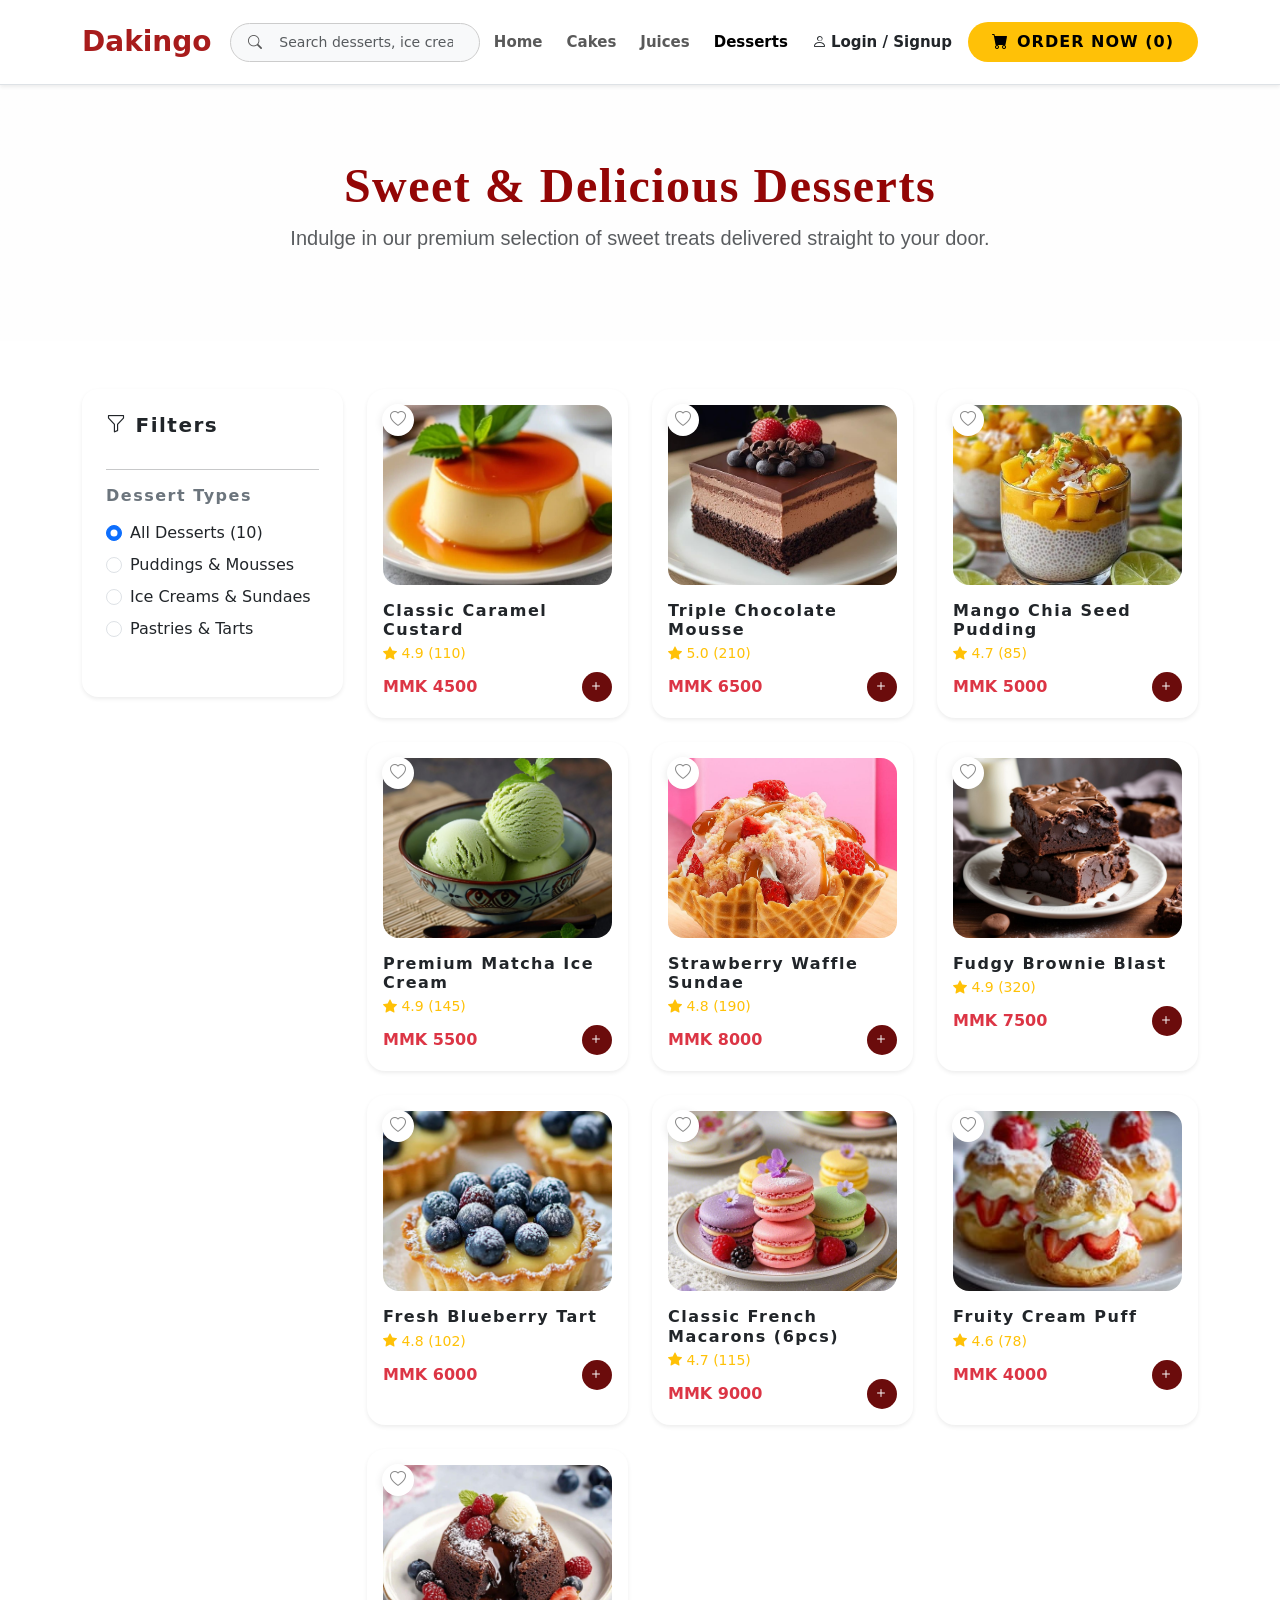
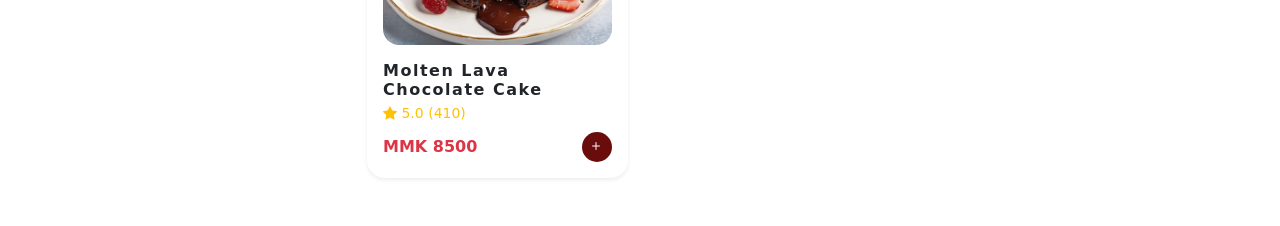
<file: dessert.html>
<!DOCTYPE html>
<html lang="en">
<head>
    <meta charset="UTF-8">
    <meta name="viewport" content="width=device-width, initial-scale=1.0">
    <title>Delicious Desserts - Dakingo Food Delivery</title>
    
    <link href="https://cdn.jsdelivr.net/npm/bootstrap@5.3.0/dist/css/bootstrap.min.css" rel="stylesheet">
    <link href="https://cdn.jsdelivr.net/npm/bootstrap-icons@1.11.0/font/bootstrap-icons.css" rel="stylesheet">
    <link rel="stylesheet" href="style.css">
    <style>
        /* Shopping Cart Badge */
        .cart-badge {
            position: absolute;
            top: -5px;
            right: -5px;
            font-size: 0.75rem;
            padding: 0.25em 0.6em;
        }
    </style>
</head>
<body>

    <!-- NAVBAR START -->
    <nav class="navbar navbar-expand-lg navbar-light bg-white border-bottom sticky-top shadow-sm py-3">
        <div class="container">
            <a class="navbar-brand fw-bold text-danger fs-3" href="index.html" style="color: #a81c1c !important;">Dakingo</a>
            
            <button class="navbar-toggler" type="button" data-bs-toggle="collapse" data-bs-target="#navbarNav">
                <span class="navbar-toggler-icon"></span>
            </button>
            <div class="collapse navbar-collapse" id="navbarNav">
                <div class="mx-auto main-search-box position-relative my-2 my-lg-0">
                    <i class="bi bi-search search-icon"></i>
                    <input class="form-control rounded-pill ps-5 py-2" type="search" placeholder="Search desserts, ice creams...">
                </div>
                <ul class="navbar-nav ms-auto align-items-center gap-2">
                    <li class="nav-item"><a class="nav-link" href="index.html">Home</a></li>
                    <li class="nav-item"><a class="nav-link" href="cakes.html">Cakes</a></li>
                    <li class="nav-item"><a class="nav-link" href="juices.html">Juices</a></li>
                    <li class="nav-item"><a class="nav-link active" href="desserts.html">Desserts</a></li>
                    <!-- LOGIN / SIGNUP BUTTON -->
                    <li class="nav-item me-2">
                        <a class="nav-link login-link" href="#" data-bs-toggle="modal" data-bs-target="#loginModal">
                            <i class="bi bi-person me-1"></i>Login / Signup
                        </a>
                    </li>
                <li class="nav-item">
    <button class="btn btn-warning order-btn rounded-pill px-4 py-2" 
            type="button"
            data-bs-toggle="offcanvas" 
            data-bs-target="#cartDrawer" 
            aria-controls="cartDrawer"
            style="background-color: #ffc107; color: #000; border: none;"> 
        <i class="bi bi-cart-fill me-2"></i>ORDER NOW (<span id="navOrderCount">0</span>)
    </button>
</li>
       </ul>
            </div>
        </div>
    </nav>
    <!-- NAVBAR END -->

    <!-- HERO SECTION -->
    <div class="py-5 bg-light mb-5" style="background: linear-gradient(rgba(255,255,255,0.85), rgba(255,255,255,0.85)), url('https://images.unsplash.com/photo-1551024601-bec78aea704b?q=80&w=1200') center/cover;">
        <div class="container text-center py-4">
            <h1 class="display-5 fw-bold" style="color: #930606; font-family: 'Playfair Display', serif;">Sweet & Delicious Desserts</h1>
            <p class="lead text-muted" style="font-family: 'Poppins', sans-serif;">Indulge in our premium selection of sweet treats delivered straight to your door.</p>
        </div>
    </div>

    <!-- MAIN CONTENT START -->
    <div class="container mb-5">
        <div class="row">
            
            <!-- SIDEBAR FILTERS -->
            <div class="col-lg-3 mb-4">
                <div class="card border-0 shadow-sm p-4 rounded-4 position-sticky" style="top: 100px;">
                    <h5 class="fw-bold mb-3 text-dark"><i class="bi bi-funnel me-2"></i>Filters</h5>
                    <hr>
                    <div class="mb-4">
                        <h6 class="fw-bold text-secondary mb-3">Dessert Types</h6>
                        <div class="form-check mb-2">
                            <input class="form-check-input category-filter" type="radio" name="dessertCategory" id="allDesserts" value="all" checked>
                            <label class="form-check-label" for="allDesserts">All Desserts (10)</label>
                        </div>
                        <div class="form-check mb-2">
                            <input class="form-check-input category-filter" type="radio" name="dessertCategory" id="pudding" value="pudding">
                            <label class="form-check-label" for="pudding">Puddings & Mousses</label>
                        </div>
                        <div class="form-check mb-2">
                            <input class="form-check-input category-filter" type="radio" name="dessertCategory" id="icecream" value="icecream">
                            <label class="form-check-label" for="icecream">Ice Creams & Sundaes</label>
                        </div>
                        <div class="form-check mb-2">
                            <input class="form-check-input category-filter" type="radio" name="dessertCategory" id="pastry" value="pastry">
                            <label class="form-check-label" for="pastry">Pastries & Tarts</label>
                        </div>
                    </div>
                </div>
            </div>

            <!-- PRODUCT GRID -->
            <div class="col-lg-9">
                <div class="row g-4" id="productGrid">
                    
                    <!-- Item 1 -->
                    <div class="col-md-4 col-sm-6 product-item" data-category="pudding">
                        <div class="card h-100 product-card border-0 shadow-sm position-relative">
                            <button class="position-absolute wishlist-btn"><i class="bi bi-heart"></i></button>
                            <div class="p-3 product-img-wrapper">
                                <img src="./carmel.jpg" class="card-img-top rounded-4" alt="Dessert">
                            </div>
                            <div class="card-body pt-0 px-3 pb-3">
                                <h6 class="fw-bold mb-1">Classic Caramel Custard</h6>
                                <div class="text-warning small mb-2"><i class="bi bi-star-fill"></i> 4.9 (110)</div>
                                <div class="d-flex justify-content-between align-items-center">
                                    <span class="fw-bold text-danger">MMK 4500</span>
                                    <button class="btn btn-danger add-to-cart-btn rounded-circle" style="background-color: #6b0c0c; border:none;" onclick="addToCart( 'Classic Caramel Custard', 4500, './carmel.jpg')"><i class="bi bi-plus"></i></button>
                                </div>
                            </div>
                        </div>
                    </div>

                    <!-- Item 2 -->
                    <div class="col-md-4 col-sm-6 product-item" data-category="pudding">
                        <div class="card h-100 product-card border-0 shadow-sm position-relative">
                            <button class="position-absolute wishlist-btn"><i class="bi bi-heart"></i></button>
                            <div class="p-3 product-img-wrapper">
                                <img src="./triple.jpg" class="card-img-top rounded-4" alt="Dessert">
                            </div>
                            <div class="card-body pt-0 px-3 pb-3">
                                <h6 class="fw-bold mb-1">Triple Chocolate Mousse</h6>
                                <div class="text-warning small mb-2"><i class="bi bi-star-fill"></i> 5.0 (210)</div>
                                <div class="d-flex justify-content-between align-items-center">
                                    <span class="fw-bold text-danger">MMK 6500</span>
                                    <button class="btn btn-danger add-to-cart-btn rounded-circle" style="background-color: #6b0c0c; border:none;" onclick="addToCart( 'Triple Chocolate Mousse', 6500, './triple.jpg')"><i class="bi bi-plus"></i></button>
                                </div>
                            </div>
                        </div>
                    </div>

                    <!-- Item 3 -->
                    <div class="col-md-4 col-sm-6 product-item" data-category="pudding">
                        <div class="card h-100 product-card border-0 shadow-sm position-relative">
                            <button class="position-absolute wishlist-btn"><i class="bi bi-heart"></i></button>
                            <div class="p-3 product-img-wrapper">
                                <img src="./dessert3.jpg" class="card-img-top rounded-4" alt="Dessert">
                            </div>
                            <div class="card-body pt-0 px-3 pb-3">
                                <h6 class="fw-bold mb-1">Mango Chia Seed Pudding</h6>
                                <div class="text-warning small mb-2"><i class="bi bi-star-fill"></i> 4.7 (85)</div>
                                <div class="d-flex justify-content-between align-items-center">
                                    <span class="fw-bold text-danger">MMK 5000</span>
                                    <button class="btn btn-danger add-to-cart-btn rounded-circle" style="background-color: #6b0c0c; border:none;" onclick="addToCart( 'Mango Chia Seed Pudding', 5000, './dessert3.jpg')"><i class="bi bi-plus"></i></button>
                                </div>
                            </div>
                        </div>
                    </div>

                    <!-- Item 4 -->
                    <div class="col-md-4 col-sm-6 product-item" data-category="icecream">
                        <div class="card h-100 product-card border-0 shadow-sm position-relative">
                            <button class="position-absolute wishlist-btn"><i class="bi bi-heart"></i></button>
                            <div class="p-3 product-img-wrapper">
                                <img src="./dessert4.jpg" class="card-img-top rounded-4" alt="Dessert">
                            </div>
                            <div class="card-body pt-0 px-3 pb-3">
                                <h6 class="fw-bold mb-1">Premium Matcha Ice Cream</h6>
                                <div class="text-warning small mb-2"><i class="bi bi-star-fill"></i> 4.9 (145)</div>
                                <div class="d-flex justify-content-between align-items-center">
                                    <span class="fw-bold text-danger">MMK 5500</span>
                                    <button class="btn btn-danger add-to-cart-btn rounded-circle" style="background-color: #6b0c0c; border:none;" onclick="addToCart('Premium Matcha Ice Cream', 5500, './dessert4.jpg')"><i class="bi bi-plus"></i></button>
                                </div>
                            </div>
                        </div>
                    </div>

                    <!-- Item 5 -->
                    <div class="col-md-4 col-sm-6 product-item" data-category="icecream">
                        <div class="card h-100 product-card border-0 shadow-sm position-relative">
                            <button class="position-absolute wishlist-btn"><i class="bi bi-heart"></i></button>
                            <div class="p-3 product-img-wrapper">
                                <img src="./dessert5.jpg" class="card-img-top rounded-4" alt="Dessert">
                            </div>
                            <div class="card-body pt-0 px-3 pb-3">
                                <h6 class="fw-bold mb-1">Strawberry Waffle Sundae</h6>
                                <div class="text-warning small mb-2"><i class="bi bi-star-fill"></i> 4.8 (190)</div>
                                <div class="d-flex justify-content-between align-items-center">
                                    <span class="fw-bold text-danger">MMK 8000</span>
                                    <button class="btn btn-danger add-to-cart-btn rounded-circle" style="background-color: #6b0c0c; border:none;" onclick="addToCart( 'Strawberry Waffle Sundae', 8000, './dessert5.jpg')"><i class="bi bi-plus"></i></button>
                                </div>
                            </div>
                        </div>
                    </div>

                    <!-- Item 6 -->
                    <div class="col-md-4 col-sm-6 product-item" data-category="icecream">
                        <div class="card h-100 product-card border-0 shadow-sm position-relative">
                            <button class="position-absolute wishlist-btn"><i class="bi bi-heart"></i></button>
                            <div class="p-3 product-img-wrapper">
                                <img src="./dessert6.jpg" class="card-img-top rounded-4" alt="Dessert">
                            </div>
                            <div class="card-body pt-0 px-3 pb-3">
                                <h6 class="fw-bold mb-1">Fudgy Brownie Blast</h6>
                                <div class="text-warning small mb-2"><i class="bi bi-star-fill"></i> 4.9 (320)</div>
                                <div class="d-flex justify-content-between align-items-center">
                                    <span class="fw-bold text-danger">MMK 7500</span>
                                    <button class="btn btn-danger add-to-cart-btn rounded-circle" style="background-color: #6b0c0c; border:none;" onclick="addToCart( 'Fudgy Brownie Blast', 7500, './dessert6.jpg')"><i class="bi bi-plus"></i></button>
                                </div>
                            </div>
                        </div>
                    </div>

                    <!-- Item 7 -->
                    <div class="col-md-4 col-sm-6 product-item" data-category="pastry">
                        <div class="card h-100 product-card border-0 shadow-sm position-relative">
                            <button class="position-absolute wishlist-btn"><i class="bi bi-heart"></i></button>
                            <div class="p-3 product-img-wrapper">
                                <img src="./dessert7.jpg" class="card-img-top rounded-4" alt="Dessert">
                            </div>
                            <div class="card-body pt-0 px-3 pb-3">
                                <h6 class="fw-bold mb-1">Fresh Blueberry Tart</h6>
                                <div class="text-warning small mb-2"><i class="bi bi-star-fill"></i> 4.8 (102)</div>
                                <div class="d-flex justify-content-between align-items-center">
                                    <span class="fw-bold text-danger">MMK 6000</span>
                                    <button class="btn btn-danger add-to-cart-btn rounded-circle" style="background-color: #6b0c0c; border:none;" onclick="addToCart('Fresh Blueberry Tart', 6000, './dessert7.jpg')"><i class="bi bi-plus"></i></button>
                                </div>
                            </div>
                        </div>
                    </div>

                    <!-- Item 8 -->
                    <div class="col-md-4 col-sm-6 product-item" data-category="pastry">
                        <div class="card h-100 product-card border-0 shadow-sm position-relative">
                            <button class="position-absolute wishlist-btn"><i class="bi bi-heart"></i></button>
                            <div class="p-3 product-img-wrapper">
                                <img src="./dessert8.jpg" class="card-img-top rounded-4" alt="Dessert">
                            </div>
                            <div class="card-body pt-0 px-3 pb-3">
                                <h6 class="fw-bold mb-1">Classic French Macarons (6pcs)</h6>
                                <div class="text-warning small mb-2"><i class="bi bi-star-fill"></i> 4.7 (115)</div>
                                <div class="d-flex justify-content-between align-items-center">
                                    <span class="fw-bold text-danger">MMK 9000</span>
                                    <button class="btn btn-danger add-to-cart-btn rounded-circle" style="background-color: #6b0c0c; border:none;" onclick="addToCart('Classic French Macarons (6pcs)', 9000, './dessert8.jpg')"><i class="bi bi-plus"></i></button>
                                </div>
                            </div>
                        </div>
                    </div>

                    <!-- Item 9 -->
                    <div class="col-md-4 col-sm-6 product-item" data-category="pastry">
                        <div class="card h-100 product-card border-0 shadow-sm position-relative">
                            <button class="position-absolute wishlist-btn"><i class="bi bi-heart"></i></button>
                            <div class="p-3 product-img-wrapper">
                                <img src="./dessert9.jpg" class="card-img-top rounded-4" alt="Dessert">
                            </div>
                            <div class="card-body pt-0 px-3 pb-3">
                                <h6 class="fw-bold mb-1">Fruity Cream Puff</h6>
                                <div class="text-warning small mb-2"><i class="bi bi-star-fill"></i> 4.6 (78)</div>
                                <div class="d-flex justify-content-between align-items-center">
                                    <span class="fw-bold text-danger">MMK 4000</span>
                                    <button class="btn btn-danger add-to-cart-btn rounded-circle" style="background-color: #6b0c0c; border:none;" onclick="addToCart( 'Fruity Cream Puff', 4000, './dessert9.jpg')"><i class="bi bi-plus"></i></button>
                                </div>
                            </div>
                        </div>
                    </div>

                    <!-- Item 10 -->
                    <div class="col-md-4 col-sm-6 product-item" data-category="pastry">
                        <div class="card h-100 product-card border-0 shadow-sm position-relative">
                            <button class="position-absolute wishlist-btn"><i class="bi bi-heart"></i></button>
                            <div class="p-3 product-img-wrapper">
                                <img src="./dessert10.jpg" class="card-img-top rounded-4" alt="Dessert">
                            </div>
                            <div class="card-body pt-0 px-3 pb-3">
                                <h6 class="fw-bold mb-1">Molten Lava Chocolate Cake</h6>
                                <div class="text-warning small mb-2"><i class="bi bi-star-fill"></i> 5.0 (410)</div>
                                <div class="d-flex justify-content-between align-items-center">
                                    <span class="fw-bold text-danger">MMK 8500</span>
                                    <button class="btn btn-danger add-to-cart-btn rounded-circle" style="background-color: #6b0c0c; border:none;" onclick="addToCart( 'Molten Lava Chocolate Cake', 8500, './dessert10.jpg')"><i class="bi bi-plus"></i></button>
                                </div>
                            </div>
                        </div>
                    </div>

                </div> 
            </div> 
        </div> 
    </div> 

    <!-- ========================================== -->
    <!-- SHOPPING CART DRAWER (ORDER NOW) -->
<div class="offcanvas offcanvas-end" tabindex="-1" id="cartDrawer" aria-labelledby="cartDrawerLabel">
    <div class="offcanvas-header border-bottom">
        <h5 class="offcanvas-title fw-bold" id="cartDrawerLabel">Your Order</h5>
        <button type="button" class="btn-close" data-bs-dismiss="offcanvas" aria-label="Close"></button>
    </div>
    <div class="offcanvas-body p-3"> 
        <div id="cartItemsList">
            </div>

        <div class="mt-4 border-top pt-3">
            <div class="d-flex justify-content-between mb-3">
                <span class="fw-bold fs-5">Total:</span>
                <span class="fw-bold fs-5 text-danger" id="cartTotal">MMK 0</span>
            </div>
            <button class="btn btn-danger w-100 py-2 fw-bold" onclick="checkoutOrder()">CHECKOUT</button>
        </div>
    </div>
</div>
    <!-- 1. LOGIN MODAL -->
    <div class="modal fade" id="loginModal" tabindex="-1" aria-labelledby="loginModalLabel" aria-hidden="true">
        <div class="modal-dialog modal-dialog-centered">
            <div class="modal-content rounded-4 shadow border-0">
                <div class="modal-header border-0 pb-0">
                    <h5 class="modal-title fw-bold" id="loginModalLabel" style="color: #6b0c0c;">Welcome to Dakingo</h5>
                    <button type="button" class="btn-close" data-bs-dismiss="modal" aria-label="Close"></button>
                </div>
                <div class="modal-body p-4">
                    <form>
                        <div class="mb-3">
                            <label class="form-label small fw-semibold text-muted">Email Address</label>
                            <input type="email" class="form-control rounded-3" placeholder="name@example.com" required>
                        </div>
                        <div class="mb-3">
                            <label class="form-label small fw-semibold text-muted">Password</label>
                            <div class="position-relative">
                                <input type="password" id="loginPassword" class="form-control rounded-3 pe-5" placeholder="Enter your password" required>
                                <i class="bi bi-eye-slash position-absolute text-muted" id="togglePasswordIcon" style="top: 50%; right: 15px; transform: translateY(-50%); cursor: pointer; font-size: 1.1rem; z-index: 10;" onclick="togglePasswordVisibility('loginPassword', 'togglePasswordIcon')"></i>
                            </div>
                        </div>
                        <div class="d-flex justify-content-between align-items-center mb-4">
                            <div class="form-check">
                                <input type="checkbox" class="form-check-input" id="rememberMe">
                                <label class="form-check-label small text-muted" for="rememberMe">Remember me</label>
                            </div>
                            <a href="#" class="small text-decoration-none" style="color: #a81c1c;">Forgot Password?</a>
                        </div>
                        <button type="submit" class="btn btn-warning w-100 rounded-pill fw-bold py-2 order-btn" style="background-color: #ffc107; color: #000; border: none;">LOGIN</button>
                    </form>
                    <div class="text-center mt-3">
                        <p class="small text-muted mb-0">Don't have an account? <a href="#" class="text-decoration-none fw-bold" style="color: #a81c1c;" data-bs-toggle="modal" data-bs-target="#signUpModal" data-bs-dismiss="modal">Sign Up</a></p>
                    </div>
                </div>
            </div>
        </div>
    </div>

    <!-- 2. SIGN UP MODAL -->
    <div class="modal fade" id="signUpModal" tabindex="-1" aria-labelledby="signUpModalLabel" aria-hidden="true">
        <div class="modal-dialog modal-dialog-centered">
            <div class="modal-content rounded-4 shadow border-0">
                <div class="modal-header border-0 pb-0">
                    <h5 class="modal-title fw-bold" id="signUpModalLabel" style="color: #6b0c0c;">Create Account</h5>
                    <button type="button" class="btn-close" data-bs-dismiss="modal" aria-label="Close"></button>
                </div>
                <div class="modal-body p-4">
                    <form>
                        <div class="mb-3">
                            <label class="form-label small fw-semibold text-muted">Full Name</label>
                            <input type="text" class="form-control rounded-3" placeholder="Enter your name" required>
                        </div>
                        <div class="mb-3">
                            <label class="form-label small fw-semibold text-muted">Email Address</label>
                            <input type="email" class="form-control rounded-3" placeholder="name@example.com" required>
                        </div>
                         <div class="mb-3">
                                <label class="form-label small fw-semibold text-muted">Create Password</label>
                                <div class="position-relative">
                                    <input type="password" id="signupPassword" class="form-control rounded-3 pe-5" placeholder="Minimum 6 characters" required>
                                    <i class="bi bi-eye-slash position-absolute text-muted" id="toggleSignupPassword" style="top: 50%; right: 15px; transform: translateY(-50%); cursor: pointer; font-size: 1.1rem; z-index: 10;"></i>
                                </div>
                            </div>
                        <button type="submit" class="btn btn-warning w-100 rounded-pill fw-bold py-2 order-btn mt-2" style="background-color: #ffc107; color: #000; border: none;">SIGN UP</button>
                    </form>
                    <div class="text-center mt-3">
                        <p class="small text-muted mb-0">Already have an account? <a href="#" class="text-decoration-none fw-bold" style="color: #a81c1c;" data-bs-toggle="modal" data-bs-target="#loginModal" data-bs-dismiss="modal">Login</a></p>
                    </div>
                </div>
            </div>
        </div>
    </div>

    <!-- Bootstrap Javascript Bundle -->
    <script src="https://cdn.jsdelivr.net/npm/bootstrap@5.3.0/dist/js/bootstrap.bundle.min.js"></script>

   <script>
    // 1. Filter Function
    document.querySelectorAll('.category-filter').forEach(radio => {
        radio.addEventListener('change', (e) => {
            const selectedCategory = e.target.value;
            const items = document.querySelectorAll('.product-item');
            items.forEach(item => {
                if (selectedCategory === 'all' || item.getAttribute('data-category') === selectedCategory) {
                    item.style.display = 'block';
                } else {
                    item.style.display = 'none';
                }
            });
        });
    });

    // 2. Toggle Password Visibility
    function togglePasswordVisibility(inputId, iconId) {
        const passwordInput = document.getElementById(inputId);
        const togglePasswordIcon = document.getElementById(iconId);
        if (passwordInput.type === 'password') {
            passwordInput.type = 'text';
            togglePasswordIcon.classList.replace('bi-eye-slash', 'bi-eye');
        } else {
            passwordInput.type = 'password';
            togglePasswordIcon.classList.replace('bi-eye', 'bi-eye-slash');
        }
    }

    // 3. CART SYSTEM LOGIC
    let cart = JSON.parse(localStorage.getItem('dakingo_cart')) || [];

    document.addEventListener("DOMContentLoaded", () => {
        updateCartUI();
    });


  
    function saveAndRefreshCart() {
        localStorage.setItem('dakingo_cart', JSON.stringify(cart));
        updateCartUI();
    }

   function addToCart(id, title, price, img) {
    cart.push({ id, title, price, img, priceVal: price });
    saveAndRefreshCart();
}
function updateCartUI() {
    const cartList = document.getElementById('cartItemsList');
    const navOrderCount = document.getElementById('navOrderCount');
    const cartTotalText = document.getElementById('cartTotalText');
    
    if (!navOrderCount || !cartList) return; 

    cartList.innerHTML = '';
    let total = 0;

    cart.forEach((item, index) => {
        const price = item.priceVal || item.price || 0; 
        total += price;
        
        cartList.innerHTML += `
            <div class="d-flex align-items-center mb-3 border-bottom pb-2">
                <img src="${item.img}" style="width: 50px; height: 50px; object-fit: cover; border-radius: 8px;">
                <div class="ms-3 flex-grow-1">
                    <div class="fw-bold small">${item.title}</div>
                    <div class="text-muted small">MMK ${price.toLocaleString()}</div>
                </div>
                <button class="btn btn-sm text-danger" onclick="removeFromCart(${index})">✕</button>
            </div>`;
    });
    
    navOrderCount.innerText = cart.length;
    cartTotalText.innerText = "MMK " + total.toLocaleString();
}
function removeFromCart(index) {
    cart.splice(index, 1);
    saveAndRefreshCart();
}

</script>
<script src="javascript.js"></script>
</body>
</html>
</file>
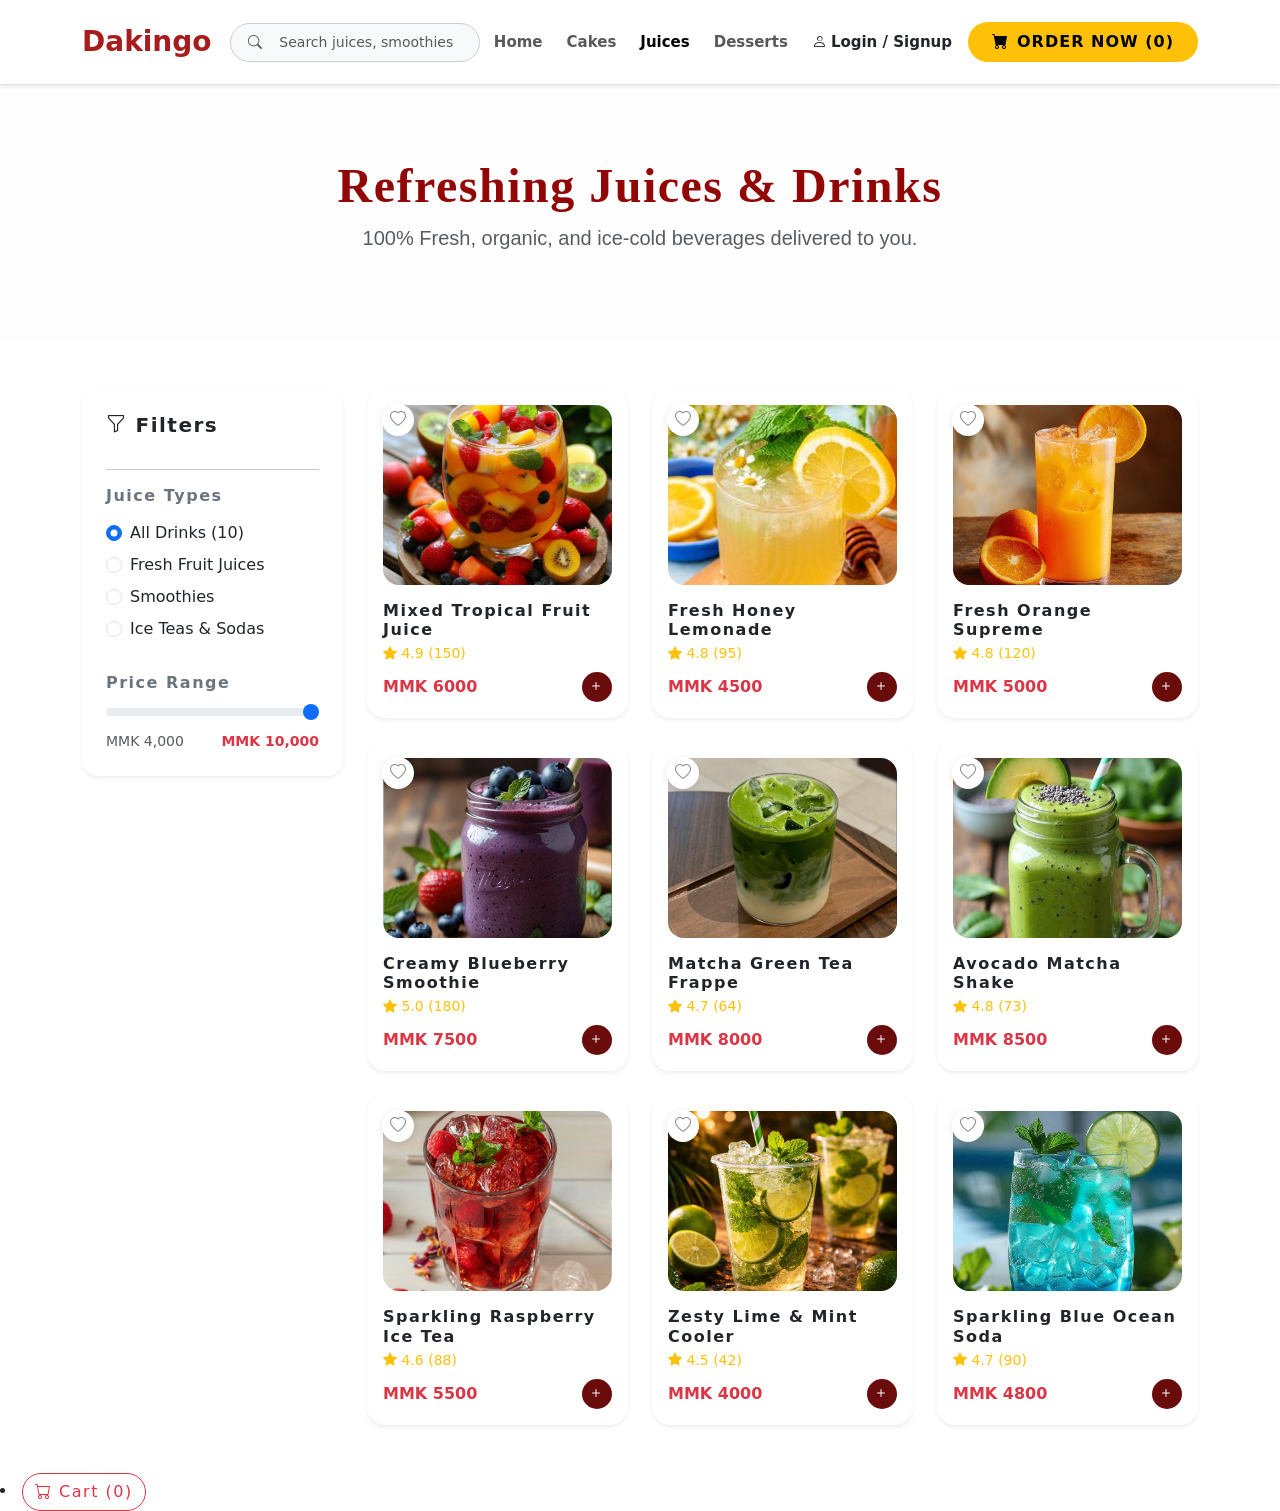
<file: juices.html>
<!DOCTYPE html>
<html lang="en">
<head>
    <meta charset="UTF-8">
    <meta name="viewport" content="width=device-width, initial-scale=1.0">
    <title>Refreshing Juices - Dakingo Food Delivery</title>
    
    <link href="https://cdn.jsdelivr.net/npm/bootstrap@5.3.0/dist/css/bootstrap.min.css" rel="stylesheet">
    <link href="https://cdn.jsdelivr.net/npm/bootstrap-icons@1.11.0/font/bootstrap-icons.css" rel="stylesheet">
    <link rel="stylesheet" href="style.css">
</head>
<body>

    <nav class="navbar navbar-expand-lg navbar-light bg-white border-bottom sticky-top shadow-sm py-3">
        <div class="container">
            <a class="navbar-brand fw-bold text-danger fs-3" href="index.html" style="color: #a81c1c !important;">Dakingo</a>
            
            <button class="navbar-toggler" type="button" data-bs-toggle="collapse" data-bs-target="#navbarNav">
                <span class="navbar-toggler-icon"></span>
            </button>
            <div class="collapse navbar-collapse" id="navbarNav">
                <div class="mx-auto main-search-box position-relative my-2 my-lg-0">
                    <i class="bi bi-search search-icon"></i>
                    <input class="form-control rounded-pill ps-5 py-2" type="search" id="searchInput" placeholder="Search juices, smoothies...">
                </div>
                <ul class="navbar-nav ms-auto align-items-center gap-2">
                    <li class="nav-item"><a class="nav-link" href="index.html">Home</a></li>
                    <li class="nav-item"><a class="nav-link" href="cakes.html">Cakes</a></li>
                    <li class="nav-item"><a class="nav-link active" href="juices.html">Juices</a></li>
                    <li class="nav-item"><a class="nav-link" href="dessert.html">Desserts</a></li>
                    <li class="nav-item me-2">
                        <a class="nav-link login-link" href="#" data-bs-toggle="modal" data-bs-target="#loginModal">
                            <i class="bi bi-person me-1"></i>Login / Signup
                        </a>
                    </li>
<li class="nav-item">
   <button class="btn btn-warning order-btn rounded-pill px-4 py-2" 
        onclick="openCart()" 
        style="background-color: #ffc107; color: #000; border: none;"> 
    <i class="bi bi-cart-fill me-2"></i>ORDER NOW (<span id="navOrderCount">0</span>)
</button>
</li>              </ul>
            </div>
        </div>
    </nav>
    <div class="py-5 bg-light mb-5" style="background: linear-gradient(rgba(255,255,255,0.85), rgba(255,255,255,0.85)), url('https://images.unsplash.com/photo-1621506289937-a8e4df240d0b?q=80&w=1200') center/cover;">
        <div class="container text-center py-4">
            <h1 class="display-5 fw-bold" style="color: #930606; font-family: 'Playfair Display', serif;">Refreshing Juices & Drinks</h1>
            <p class="lead text-muted" style="font-family: 'Poppins', sans-serif;">100% Fresh, organic, and ice-cold beverages delivered to you.</p>
        </div>
    </div>
    <div class="container mb-5">
        <div class="row">
            
            <div class="col-lg-3 mb-4">
                <div class="card border-0 shadow-sm p-4 rounded-4 position-sticky" style="top: 100px;">
                    <h5 class="fw-bold mb-3 text-dark"><i class="bi bi-funnel me-2"></i>Filters</h5>
                    <hr>
                    <div class="mb-4">
                        <h6 class="fw-bold text-secondary mb-3">Juice Types</h6>
                        <div class="form-check mb-2">
                            <input class="form-check-input category-filter" type="radio" name="juiceCategory" id="allJuices" value="all" checked>
                            <label class="form-check-label" for="allJuices">All Drinks (10)</label>
                        </div>
                        <div class="form-check mb-2">
                            <input class="form-check-input category-filter" type="radio" name="juiceCategory" id="fresh" value="fresh">
                            <label class="form-check-label" for="fresh">Fresh Fruit Juices</label>
                        </div>
                        <div class="form-check mb-2">
                            <input class="form-check-input category-filter" type="radio" name="juiceCategory" id="smoothies" value="smoothies">
                            <label class="form-check-label" for="smoothies">Smoothies</label>
                        </div>
                        <div class="form-check mb-2">
                            <input class="form-check-input category-filter" type="radio" name="juiceCategory" id="icetea" value="icetea">
                            <label class="form-check-label" for="icetea">Ice Teas & Sodas</label>
                        </div>
                    </div>
                    <div>
                        <h6 class="fw-bold text-secondary mb-2">Price Range</h6>
                        <input type="range" class="form-range" min="4000" max="10000" step="500" id="priceRange" value="10000">
                        <div class="d-flex justify-content-between text-muted small">
                            <span>MMK 4,000</span>
                            <span id="maxPriceLabel" class="fw-bold text-danger">MMK 10,000</span>
                        </div>
                    </div>
                </div>
            </div>

            <div class="col-lg-9">
                <div class="row g-4" id="productGrid">
    
                    <div class="col-md-4 col-sm-6 product-item" data-category="fresh" data-price="6000">
                        <div class="card h-100 product-card border-0 shadow-sm position-relative">
                            <button class="position-absolute wishlist-btn"><i class="bi bi-heart"></i></button>                              
                              <div class="p-3 product-img-wrapper">
                             <img src="./juice2.jpg" class="card-img-top rounded-4" alt="Juice">
                            </div>
                            <div class="card-body pt-0 px-3 pb-3">
                                <h6 class="fw-bold mb-1 product-title">Mixed Tropical Fruit Juice</h6>
                                <div class="text-warning small mb-2"><i class="bi bi-star-fill"></i> 4.9 (150)</div>
                                <div class="d-flex justify-content-between align-items-center">
                                    <span class="fw-bold text-danger">MMK 6000</span>
                                    <button class="btn btn-danger add-to-cart-btn rounded-circle" style="background-color: #6b0c0c; border:none;"onclick="addToCart('Mixed Tropical Fruit Juice', 6000)"><i class="bi bi-plus"></i></button>
                                </div>
                            </div>
                        </div>
                    </div>

                    <div class="col-md-4 col-sm-6 product-item" data-category="fresh" data-price="4500">
                        <div class="card h-100 product-card border-0 shadow-sm position-relative">
                            <button class="position-absolute wishlist-btn"><i class="bi bi-heart"></i></button>
                                <div class="p-3 product-img-wrapper">

                                <img src="./juice3.jpg" class="card-img-top rounded-4" alt="Juice">
                            </div>
                            <div class="card-body pt-0 px-3 pb-3">
                                <h6 class="fw-bold mb-1 product-title">Fresh Honey Lemonade</h6>
                                <div class="text-warning small mb-2"><i class="bi bi-star-fill"></i> 4.8 (95)</div>
                                <div class="d-flex justify-content-between align-items-center">
                                    <span class="fw-bold text-danger">MMK 4500</span>
                                    <button class="btn btn-danger add-to-cart-btn rounded-circle" style="background-color: #6b0c0c; border:none;" onclick="addToCart('Fresh Honey Lemonade', 4500)"><i class="bi bi-plus"></i></button>
                                </div>
                            </div>
                        </div>
                    </div>

                    <div class="col-md-4 col-sm-6 product-item" data-category="fresh" data-price="5000">
                        <div class="card h-100 product-card border-0 shadow-sm position-relative">
                            <button class="position-absolute wishlist-btn"><i class="bi bi-heart"></i></button>
                            <div class="p-3 product-img-wrapper">
                                <img src="./juice7.jpg" class="card-img-top rounded-4" alt="Juice">
                            </div>
                            <div class="card-body pt-0 px-3 pb-3">
                                <h6 class="fw-bold mb-1 product-title">Fresh Orange Supreme</h6>
                                <div class="text-warning small mb-2"><i class="bi bi-star-fill"></i> 4.8 (120)</div>
                                <div class="d-flex justify-content-between align-items-center">
                                    <span class="fw-bold text-danger">MMK 5000</span>
                                    <button class="btn btn-danger add-to-cart-btn rounded-circle" style="background-color: #6b0c0c; border:none;" onclick="addToCart('Fresh Orange Supreme', 5000)"><i class="bi bi-plus"></i></button>
                                </div>
                            </div>
                        </div>
                    </div>

                    <div class="col-md-4 col-sm-6 product-item" data-category="smoothies" data-price="7500">
                        <div class="card h-100 product-card border-0 shadow-sm position-relative">
                            <button class="position-absolute wishlist-btn"><i class="bi bi-heart"></i></button>
                            <div class="p-3 product-img-wrapper">
                                <img src="./juice4.jpg" class="card-img-top rounded-4" alt="Juice">
                            </div>
                            <div class="card-body pt-0 px-3 pb-3">
                                <h6 class="fw-bold mb-1 product-title">Creamy Blueberry Smoothie</h6>
                                <div class="text-warning small mb-2"><i class="bi bi-star-fill"></i> 5.0 (180)</div>
                                <div class="d-flex justify-content-between align-items-center">
                                    <span class="fw-bold text-danger">MMK 7500</span>
                                    <button class="btn btn-danger add-to-cart-btn rounded-circle" style="background-color: #6b0c0c; border:none;" onclick="addToCart('Creamy Blueberry Smoothie', 7500)"><i class="bi bi-plus"></i></button>
                                </div>
                            </div>
                        </div>
                    </div>

                    <div class="col-md-4 col-sm-6 product-item" data-category="smoothies" data-price="8000">
                        <div class="card h-100 product-card border-0 shadow-sm position-relative">
                            <button class="position-absolute wishlist-btn"><i class="bi bi-heart"></i></button>
                             <div class="p-3 product-img-wrapper">
                                <img src="./juice5.jpg" class="card-img-top rounded-4" alt="Juice">
                            </div>
                            <div class="card-body pt-0 px-3 pb-3">
                                <h6 class="fw-bold mb-1 product-title">Matcha Green Tea Frappe</h6>
                                <div class="text-warning small mb-2"><i class="bi bi-star-fill"></i> 4.7 (64)</div>
                                <div class="d-flex justify-content-between align-items-center">
                                    <span class="fw-bold text-danger">MMK 8000</span>
                                    <button class="btn btn-danger add-to-cart-btn rounded-circle" style="background-color: #6b0c0c; border:none;" onclick="addToCart('Matcha Green Tea Frappe', 8000)"><i class="bi bi-plus"></i></button>
                                </div>
                            </div>
                        </div>
                    </div>

                    <div class="col-md-4 col-sm-6 product-item" data-category="smoothies" data-price="8500">
                        <div class="card h-100 product-card border-0 shadow-sm position-relative">
                            <button class="position-absolute wishlist-btn"><i class="bi bi-heart"></i></button>
                            <div class="p-3 product-img-wrapper">
                                <img src="./juice10.jpg" class="card-img-top rounded-4" alt="Juice">
                            </div>
                            <div class="card-body pt-0 px-3 pb-3">
                                <h6 class="fw-bold mb-1 product-title">Avocado Matcha Shake</h6>
                                <div class="text-warning small mb-2"><i class="bi bi-star-fill"></i> 4.8 (73)</div>
                                <div class="d-flex justify-content-between align-items-center">
                                    <span class="fw-bold text-danger">MMK 8500</span>
                                    <button class="btn btn-danger add-to-cart-btn rounded-circle" style="background-color: #6b0c0c; border:none;" onclick="addToCart('Avocado Matcha Shake', 8500)"><i class="bi bi-plus"></i></button>
                                </div>
                            </div>
                        </div>
                    </div>

                    <div class="col-md-4 col-sm-6 product-item" data-category="icetea" data-price="5500">
                        <div class="card h-100 product-card border-0 shadow-sm position-relative">
                            <button class="position-absolute wishlist-btn"><i class="bi bi-heart"></i></button>
                         <div class="p-3 product-img-wrapper">
                                <img src="./juice6.jpg" class="card-img-top rounded-4" alt="Juice">
                            </div>
                            <div class="card-body pt-0 px-3 pb-3">
                                <h6 class="fw-bold mb-1 product-title">Sparkling Raspberry Ice Tea</h6>
                                <div class="text-warning small mb-2"><i class="bi bi-star-fill"></i> 4.6 (88)</div>
                                <div class="d-flex justify-content-between align-items-center">
                                    <span class="fw-bold text-danger">MMK 5500</span>
                                    <button class="btn btn-danger add-to-cart-btn rounded-circle" style="background-color: #6b0c0c; border:none;" onclick="addToCart('Sparkling Raspberry Ice Tea', 5500)"><i class="bi bi-plus"></i></button>
                                </div>
                            </div>
                        </div>
                    </div>

                    <div class="col-md-4 col-sm-6 product-item" data-category="icetea" data-price="4000">
                        <div class="card h-100 product-card border-0 shadow-sm position-relative">
                            <button class="position-absolute wishlist-btn"><i class="bi bi-heart"></i></button>
                            <div class="p-3 product-img-wrapper">
                                <img src="./juice8.jpg" class="card-img-top rounded-4" alt="Juice">
                            </div>
                            <div class="card-body pt-0 px-3 pb-3">
                                <h6 class="fw-bold mb-1 product-title">Zesty Lime & Mint Cooler</h6>
                                <div class="text-warning small mb-2"><i class="bi bi-star-fill"></i> 4.5 (42)</div>
                                <div class="d-flex justify-content-between align-items-center">
                                    <span class="fw-bold text-danger">MMK 4000</span>
                                    <button class="btn btn-danger add-to-cart-btn rounded-circle" style="background-color: #6b0c0c; border:none;" onclick="addToCart('Zesty Lime & Mint Cooler', 4000)" ><i class="bi bi-plus"></i></button>
                                </div>
                            </div>
                        </div>
                    </div>

                    <div class="col-md-4 col-sm-6 product-item" data-category="icetea" data-price="4800">
                        <div class="card h-100 product-card border-0 shadow-sm position-relative">
                            <button class="position-absolute wishlist-btn"><i class="bi bi-heart"></i></button>
                            <div class="p-3 product-img-wrapper">
                                <img src="./soda.jpg" class="card-img-top rounded-4" alt="Juice">
                            </div>
                            <div class="card-body pt-0 px-3 pb-3">
                                <h6 class="fw-bold mb-1 product-title">Sparkling Blue Ocean Soda</h6>
                                <div class="text-warning small mb-2"><i class="bi bi-star-fill"></i> 4.7 (90)</div>
                                <div class="d-flex justify-content-between align-items-center">
                                    <span class="fw-bold text-danger">MMK 4800</span>
                                    <button class="btn btn-danger add-to-cart-btn rounded-circle" style="background-color: #6b0c0c; border:none;" ><i class="bi bi-plus"></i></button>
                                </div>
                            </div>
                        </div>
                    </div>

                </div>
            </div> 
        </div> 
    </div> 
    <div class="modal fade" id="loginModal" tabindex="-1" aria-labelledby="loginModalLabel" aria-hidden="true">
        <div class="modal-dialog modal-dialog-centered">
            <div class="modal-content rounded-4 shadow border-0">
                <div class="modal-header border-0 pb-0">
                    <h5 class="modal-title fw-bold" id="loginModalLabel" style="color: #6b0c0c;">Welcome to Dakingo</h5>
                    <button type="button" class="btn-close" data-bs-dismiss="modal" aria-label="Close"></button>
                </div>
                <div class="modal-body p-4">
                    <form>
                        <div class="mb-3">
                            <label class="form-label small fw-semibold text-muted">Email Address</label>
                            <input type="email" class="form-control rounded-3" placeholder="name@example.com" required>
                        </div>
                        <div class="mb-3">
                            <label class="form-label small fw-semibold text-muted">Password</label>
                            <div class="position-relative">
                                <input type="password" id="loginPassword" class="form-control rounded-3" placeholder="Enter your password" style="padding-right: 50px !important;" required>
                                <i class="bi bi-eye-slash position-absolute text-muted" id="toggleLoginPasswordIcon" style="top: 50%; right: 15px; transform: translateY(-50%); cursor: pointer; font-size: 1.1rem; z-index: 10;" onclick="togglePasswordVisibility('loginPassword', 'toggleLoginPasswordIcon')"></i>
                            </div>
                        </div>
                        <div class="d-flex justify-content-between align-items-center mb-4">
                            <div class="form-check">
                                <input type="checkbox" class="form-check-input" id="rememberMe">
                                <label class="form-check-label small text-muted" for="rememberMe">Remember me</label>
                            </div>
                            <a href="#" class="small text-decoration-none" style="color: #a81c1c;">Forgot Password?</a>
                        </div>
                        <button type="submit" class="btn btn-warning w-100 rounded-pill fw-bold py-2 order-btn" style="background-color: #ffc107; color: #000; border: none;">LOGIN</button>
                    </form>
                    
                    <div class="text-center mt-3">
                        <p class="small text-muted mb-0">Don't have an account? <a href="#" class="text-decoration-none fw-bold" style="color: #a81c1c;" data-bs-toggle="modal" data-bs-target="#signUpModal">Sign Up</a></p>
                    </div>
                </div>
            </div>
        </div>
    </div>

    <div class="modal fade" id="signUpModal" tabindex="-1" aria-labelledby="signUpModalLabel" aria-hidden="true">
        <div class="modal-dialog modal-dialog-centered">
            <div class="modal-content rounded-4 shadow border-0">
                <div class="modal-header border-0 pb-0">
                    <h5 class="modal-title fw-bold" id="signUpModalLabel" style="color: #6b0c0c;">Create Account</h5>
                    <button type="button" class="btn-close" data-bs-dismiss="modal" aria-label="Close"></button>
                </div>
                <div class="modal-body p-4">
                    <form>
                        <div class="mb-3">
                            <label class="form-label small fw-semibold text-muted">Full Name</label>
                            <input type="text" class="form-control rounded-3" placeholder="Enter your name" required>
                        </div>
                        <div class="mb-3">
                            <label class="form-label small fw-semibold text-muted">Email Address</label>
                            <input type="email" class="form-control rounded-3" placeholder="name@example.com" required>
                        </div>
                        <div class="mb-3">
                                <label class="form-label small fw-semibold text-muted">Create Password</label>
                                <div class="position-relative">
                                    <input type="password" id="signupPassword" class="form-control rounded-3 pe-5" placeholder="Minimum 6 characters" required>
                                    <i class="bi bi-eye-slash position-absolute text-muted" id="toggleSignupPassword" style="top: 50%; right: 15px; transform: translateY(-50%); cursor: pointer; font-size: 1.1rem; z-index: 10;"></i>
                                </div>
                            </div>
                        <button type="submit" class="btn btn-warning w-100 rounded-pill fw-bold py-2 order-btn mt-2" style="background-color: #ffc107; color: #000; border: none;">SIGN UP</button>
                    </form>
                    
                    <div class="text-center mt-3">
                        <p class="small text-muted mb-0">Already have an account? <a href="#" class="text-decoration-none fw-bold" style="color: #a81c1c;" data-bs-toggle="modal" data-bs-target="#loginModal">Login</a></p>
                    </div>
                </div>
            </div>
        </div>
    </div>
<li class="nav-item">
    <button class="btn btn-outline-danger rounded-pill" data-bs-toggle="offcanvas" data-bs-target="#cartCanvas">
        <i class="bi bi-cart"></i> Cart (<span id="cartCount">0</span>)
    </button>
</li>

<div class="offcanvas offcanvas-end" id="cartCanvas">
    <div class="offcanvas-header">
        <h5 class="offcanvas-title">Your Cart</h5>
        <button type="button" class="btn-close" data-bs-dismiss="offcanvas"></button>
    </div>
    <div class="offcanvas-body">
        <div id="cartItemsList"></div>
        <hr>
<h5 class="d-flex justify-content-between">
    <span>Total:</span>
    <span id="cartTotal">0</span>
</h5>        <button class="btn btn-danger w-100">Checkout</button>

            </div>
    </div>
</div>
    <script src="https://cdn.jsdelivr.net/npm/bootstrap@5.3.0/dist/js/bootstrap.bundle.min.js"></script>
<script>
    // Filter system
    function filterProducts() {
        const selectedCategory = document.querySelector('.category-filter:checked').value;
        const maxPrice = parseInt(document.getElementById('priceRange').value);
        const searchQuery = document.getElementById('searchInput').value.toLowerCase().trim();
        const items = document.querySelectorAll('.product-item');
        
        items.forEach(item => {
            const itemCategory = item.getAttribute('data-category');
            const itemPrice = parseInt(item.getAttribute('data-price'));
            const itemTitle = item.querySelector('.product-title').textContent.toLowerCase();
            
            const matchesCategory = (selectedCategory === 'all' || itemCategory === selectedCategory);
            const matchesPrice = (itemPrice <= maxPrice);
            const matchesSearch = (itemTitle.includes(searchQuery));
            
            item.style.display = (matchesCategory && matchesPrice && matchesSearch) ? 'block' : 'none';
        });
    }

    // Event Listeners for Filters
    document.querySelectorAll('.category-filter').forEach(radio => {
        radio.addEventListener('change', filterProducts);
    });

    const priceRange = document.getElementById('priceRange');
    const maxPriceLabel = document.getElementById('maxPriceLabel');
    if(priceRange) {
        priceRange.addEventListener('input', (e) => {
            maxPriceLabel.textContent = 'MMK ' + parseInt(e.target.value).toLocaleString();
            filterProducts();
        });
    }

    if(document.getElementById('searchInput')) {
        document.getElementById('searchInput').addEventListener('input', filterProducts);
    }

    // Wishlist Toggle
    document.querySelectorAll('.wishlist-btn').forEach(btn => {
        btn.addEventListener('click', function() {
            const icon = this.querySelector('i');
            icon.classList.toggle('bi-heart');
            icon.classList.toggle('bi-heart-fill');
            icon.classList.toggle('text-danger');
        });
    });

    // Reusable Password Toggle
    function togglePasswordVisibility(inputId, iconId) {
        const passwordInput = document.getElementById(inputId);
        const togglePasswordIcon = document.getElementById(iconId);
        
        if (passwordInput.type === 'password') {
            passwordInput.type = 'text';
            togglePasswordIcon.className = 'bi bi-eye position-absolute text-muted';
        } else {
            passwordInput.type = 'password';
            togglePasswordIcon.className = 'bi bi-eye-slash position-absolute text-muted';
        }
    }

    // Cart Logic
    let cart = [];

    function addToCart(name, price) {
        cart.push({ name, price });
        updateCart();
    }

    function removeFromCart(index) {
        cart.splice(index, 1);
        updateCart();
    }

    function updateCart() {
        const cartList = document.getElementById('cartItemsList');
        const cartCount = document.getElementById('cartCount');
        const navOrderCount = document.getElementById('navOrderCount');
        const cartTotal = document.getElementById('cartTotal');
        
        cartList.innerHTML = '';
        let total = 0;
        
        cart.forEach((item, index) => {
            total += item.price;
            cartList.innerHTML += `
                <div class="d-flex justify-content-between mb-2">
                    <span>${item.name}</span>
                    <span>${item.price} MMK 
                        <button class="btn btn-sm btn-outline-danger ms-2" onclick="removeFromCart(${index})">x</button>
                    </span>
                </div>`;
        });
        
        cartCount.innerText = cart.length;
        navOrderCount.innerText = cart.length;
        cartTotal.innerText = total.toLocaleString();
    }

    function openCart() {
        const cartCanvas = new bootstrap.Offcanvas(document.getElementById('cartCanvas'));
        cartCanvas.show();
    }
</script>
<script src="javascript.js"></script>
</body>
</html>
</file>
<file: style.css>
/*   GLOBAL & TYPOGRAPHY STYLES*/
h1, h2, h3, h4, h5, h6 {
    letter-spacing: 1.5px;
}

/* NAVBAR LINK STYLES */
.navbar-nav .nav-link {
    transition: all 0.3s ease;
    position: relative;
    padding: 10px 15px;
    font-size: 15px;
    font-weight: 600;
}

.navbar-nav .nav-link:hover {
    color: #a81c1c !important;
    transform: translateY(-4px);
}
.navbar-nav {
    display: flex;
    gap: 30px; 
}

.navbar-nav .nav-item {
    margin-right: 0 !important;
}
/* Login Link Hover Style */
.login-link {
    display: inline-block;        
    color: #212529 !important;   
    transition: all 0.3s ease-in-out; 
}

.login-link:hover {
    color: #a81c1c !important;    
    transform: translateY(-2px);   
    cursor: pointer;             
}

/* ==========================================
   BUTTON STYLES
   ========================================== */
.btn {
    letter-spacing: 1.5px;
}

.order-btn {
    font-weight: bold;
    letter-spacing: 1px;
    transition: all 0.3s ease-in-out;
}

.order-btn:hover {
    background-color: #e0a800 !important;
    color: #000000 !important;
    transform: translateY(-3px);
    box-shadow: 0 6px 15px rgba(255, 193, 7, 0.4);
}

/* ==========================================
   SEARCH BAR STYLES
   ========================================== */
.main-search-box {
    width: 250px;
}

.main-search-box .form-control {
    background-color: #f8f9fa;
    border: 1px solid #cccccc;
    font-size: 14px;
    color: #212529;
    transition: all 0.3s ease;
}

.main-search-box .form-control:hover {
    border-color: #a81c1c;     
    background-color: #ffffff; 
}

.main-search-box .form-control:focus {
    background-color: #ffffff;
    border-color: #a81c1c;
    box-shadow: 0 0 0 0.25rem rgba(168, 28, 28, 0.15);
}

.main-search-box .search-icon {
    position: absolute;
    left: 18px;
    top: 50%;
    transform: translateY(-50%);
    color: #555555;
    font-size: 14px;
    pointer-events: none; 
}

@media (max-width: 991.98px) {
    .main-search-box {
        width: 100%;
    }
}

/* ==========================================
   HERO PROMO BADGE STYLE
   ========================================== */
.promo-badge {
    display: inline-block;
    background-color: #ffc107;                
    color: #000000;                                                                        
    border: none;                                                                             
    padding: 8px 18px;                                                                        
    border-radius: 50px;                                                                       
    font-size: 13px;                                                                           
    font-weight: 700;                                                                          
    text-transform: uppercase;                                                                 
    letter-spacing: 1.5px;                                                                     
    animation: pulse-yellow 2s infinite; 
}

@keyframes pulse-yellow {
    0% {
        box-shadow: 0 0 0 0 rgba(255, 193, 7, 0.6);
        transform: scale(1);
    }
    70% {
        box-shadow: 0 0 0 12px rgba(255, 193, 7, 0);
        transform: scale(1.02);
    }
    100% {
        box-shadow: 0 0 0 0 rgba(255, 193, 7, 0);
        transform: scale(1);
    }
}

/* ==========================================
   HERO 3-IMAGES GRID STYLES
   ========================================== */
.hero-main-img {
    width: 100%;
    max-width: 360px;
    height: auto;
    aspect-ratio: 1 / 1;
    object-fit: cover;
    border: 8px solid rgba(255, 255, 255, 0.2);
    box-shadow: 0 10px 30px rgba(0,0,0,0.15);
    transition: transform 0.3s ease;
}

.hero-sub-img {
    width: 100%;
    max-width: 135px;
    height: auto;
    aspect-ratio: 1 / 1;
    object-fit: cover;
    border: 5px solid rgba(255, 255, 255, 0.3);
    box-shadow: 0 5px 15px rgba(0,0,0,0.1);
    transition: all 0.3s ease;
}

.hero-main-img:hover {
    transform: scale(1.03);
}

.hero-sub-img:hover {
    transform: scale(1.08);
    border-color: #ffc107;
    box-shadow: 0 8px 20px rgba(255, 193, 7, 0.3);
}

/* ==========================================
   MENU SECTION TITLE STYLES
   ========================================== */
.container h2, h2.menu-section-title {
    font-family: 'Playfair Display', 'Georgia', serif !important;
    font-size: 36px !important;
    font-weight: 800 !important;
    color: #930606 !important; 
    letter-spacing: 1px !important;
    margin-bottom: 6px !important;
}

.container h2 + p, p.menu-section-subtitle {
    font-family: 'Poppins', 'Inter', sans-serif !important;
    font-size: 15px !important;
    font-weight: 500 !important;
    color: #7c0a0a !important; 
    letter-spacing: 0.5px !important;
    margin-bottom: 30px !important;
}

/* ==========================================
   MENU CATEGORY CARD STYLES
   ========================================== */
.category-card {
    background: #ffffff;
    border: 1px solid #f0f0f0;
    border-radius: 20px; 
    box-shadow: 0 4px 12px rgba(0, 0, 0, 0.03); 
    cursor: pointer;
    transition: all 0.3s ease;
}

.category-icon-wrapper {
    width: 60px;
    height: 60px;
    background-color: #fbf5f5; 
    border-radius: 50%;        
    display: flex;
    justify-content: center;
    align-items: center;
    transition: all 0.3s ease;
}

.category-icon-wrapper i {
    color: #6b0c0c;            
    font-size: 1.5rem;
}

.category-title {
    font-size: 13px;
    font-weight: 700;
    color: #555555;
    letter-spacing: 0.5px;
}

.category-card:hover {
    transform: translateY(-5px); 
    border-color: #6b0c0c;       
    box-shadow: 0 8px 20px rgba(107, 12, 12, 0.1); 
}

.category-card:hover .category-icon-wrapper {
    background-color: #6b0c0c;   
}

.category-card:hover .category-icon-wrapper i {
    color: #ffffff;              
}

/* ==========================================
   PRODUCT CARD STYLES
   ========================================== */
.product-card {
    background: #ffffff;
    border-radius: 18px;
    border: 1px solid #f2f2f2;
    box-shadow: 0 4px 15px rgba(0, 0, 0, 0.02);
    transition: all 0.3s ease-in-out;
}

.product-img-wrapper img {
    width: 100%;
    height: 180px;
    object-fit: cover;
    border-radius: 12px;
}

.wishlist-btn {
    top: 15px;
    left: 15px;
    background: #ffffff;
    border: none;
    width: 32px;
    height: 32px;
    border-radius: 50%;
    box-shadow: 0 2px 8px rgba(0, 0, 0, 0.1);
    color: #888888;
    display: flex;
    justify-content: center;
    align-items: center;
    transition: all 0.2s ease;
    z-index: 5;
}

.wishlist-btn:hover {
    color: #dc3545; 
    transform: scale(1.1);
}

.add-to-cart-btn {
    width: 30px;
    height: 30px;
    display: flex;
    justify-content: center;
    align-items: center;
    padding: 0;
}

.product-card:hover {
    transform: translateY(-8px);
    box-shadow: 0 12px 25px rgba(0, 0, 0, 0.08);
    border-color: rgba(107, 12, 12, 0.1);
}

/* ==========================================
   OUR PROMISE & GALLERY STYLES
   ========================================== */
.promise-icon-box {
    width: 50px;
    height: 50px;
    border: 1px solid #6b0c0c;
    border-radius: 50%;
    display: flex;
    justify-content: center;
    align-items: center;
    color: #6b0c0c;
    font-size: 1.3rem;
    background-color: #ffffff;
}

.gallery-img {
    width: 100%;
    height: 160px; 
    object-fit: cover;
    transition: transform 0.3s ease;
}

.gallery-img:hover {
    transform: scale(1.03);
    cursor: pointer;
}

/* ==========================================
   FOOTER STYLES
   ========================================== */
.footer-links a {
    transition: color 0.2s ease-in-out;
}

.footer-links a:hover {
    color: #ffc107 !important; 
}

.footer-social-icon {
    transition: all 0.2s ease;
    cursor: pointer;
}

.footer-social-icon:hover {
    color: #ffc107 !important;
    transform: translateY(-3px);
}

/* ==========================================
   BOTTOM FOOTER LINKS HOVER EFFECT
   ========================================== */
footer .list-inline-item a {
    text-decoration: none !important;
    transition: all 0.2s ease-in-out !important;
    cursor: pointer !important;
}

footer .list-inline-item a:hover {
    color: #ffc107 !important; 
    opacity: 1 !important;
}

/* ==========================================
   THE MAGICAL TICKET - BOOTSTRAP GIFT ICON FIX (OPTION 2)
   ========================================== */
.bi-ticket-perforated-fill::before {
    content: "\f3ea" !important; /* Bootstrap Icons ရဲ့ Gift (လက်ဆောင်ဘူး) ကုဒ် */
    font-family: "bootstrap-icons" !important;
    font-style: normal !important;
    font-weight: normal !important;
}

/* ==========================================
   THE MAGICAL TICKET BACKGROUND IMAGE FIX (SUPER FORCE)
   ========================================== */
div[style*="dashed"], .promo-card, .card[style*="dashed"] {
    background-image: linear-gradient(rgba(255, 255, 255, 0.90), rgba(255, 255, 255, 0.90)), 
                      url('https://images.unsplash.com/photo-1578985545062-69928b1d9587?q=80&w=600&auto=format&fit=crop') !important;
    background-size: cover !important;
    background-position: center !important;
    background-repeat: no-repeat !important;
    background-color: transparent !important; 
}
/* Add this to your style section */
.add-to-cart-btn {
    transition: all 0.2s ease;
}

.add-to-cart-btn:active {
    transform: scale(0.85); 
    background-color: #4a0808 !important; 
.add-to-cart-btn, .btn-sm {
    width: 30px !important;    
    height: 30px !important;   
    display: inline-flex !important;
    align-items: center !important;
    justify-content: center !important;
    padding: 0 !important;
    border-radius: 50% !important;
    line-height: 1 !important;
    vertical-align: middle;
}

.add-to-cart-btn:active {
    transform: scale(0.9);
}

@media (max-width: 991px) {
    .navbar-collapse {
        text-align: center !important;
        width: 100% !important;
    }

    .navbar-nav {
        margin-top: 15px !important;
        align-items: center !important;
        width: 100% !important;
    }

    .navbar-nav .nav-item {
        margin-right: 0 !important;
        margin-left: 0 !important;
        margin-bottom: 10px;
        width: 100% !important;
    }

    .order-btn {
        margin: 10px auto !important;
        display: inline-block !important; 
    }

    .main-search-box {
        width: 90% !important;
        margin: 10px auto !important;
    }
}
</file>
